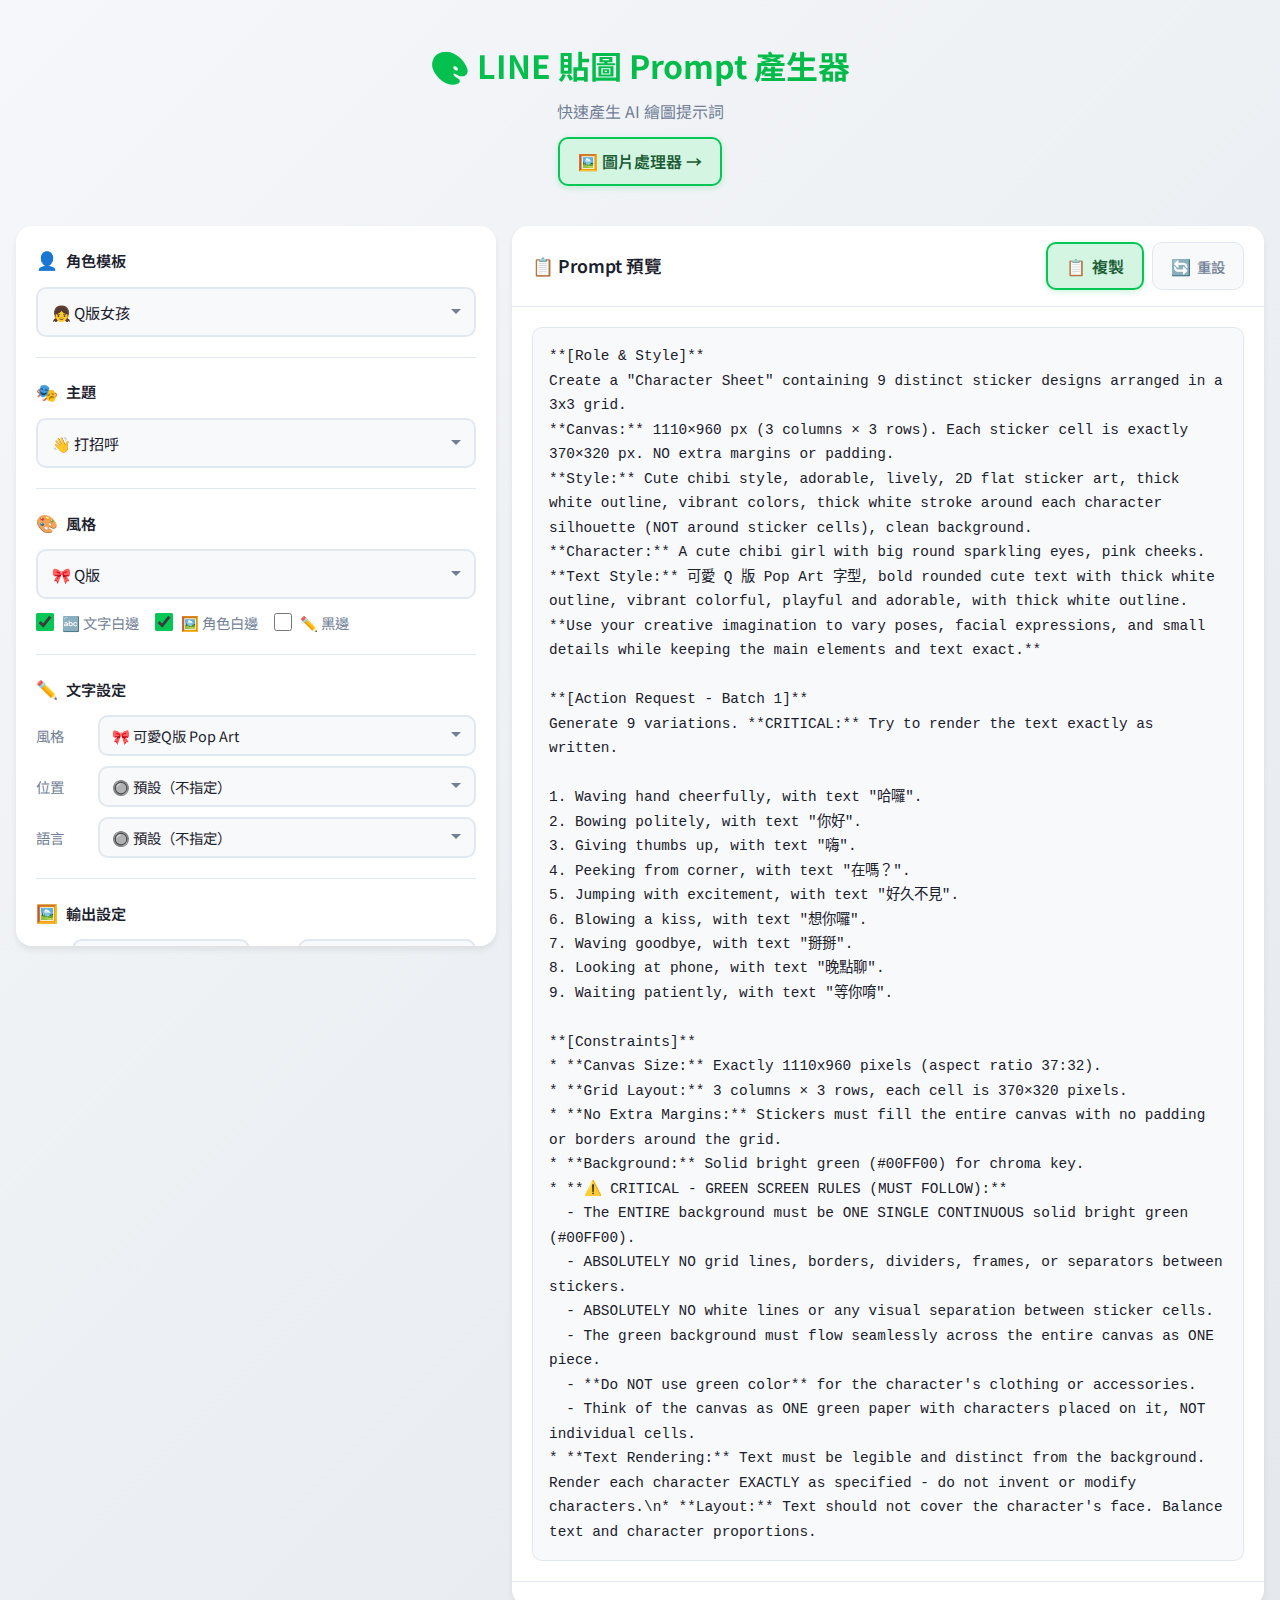
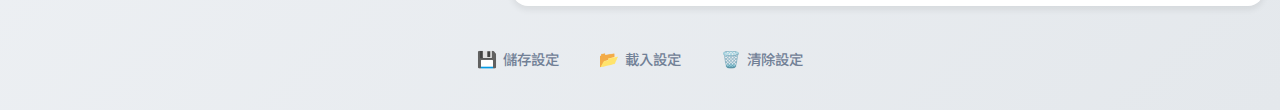
<file: index.html>
<!DOCTYPE html>
<html lang="zh-TW">

<head>
    <meta charset="UTF-8">
    <meta name="viewport" content="width=device-width, initial-scale=1.0">
    <title>LINE 貼圖 Prompt 產生器</title>
    <meta name="description" content="快速產生 LINE 貼圖的 AI 圖像生成 Prompt，支援多種主題、風格和角色模板">
    <link rel="stylesheet" href="style.css">
    <link href="https://fonts.googleapis.com/css2?family=Noto+Sans+TC:wght@400;500;700&display=swap" rel="stylesheet">
</head>

<body>
    <div class="app-container">
        <!-- Header -->
        <header class="app-header">
            <h1>🎨 LINE 貼圖 Prompt 產生器</h1>
            <p class="subtitle">快速產生 AI 繪圖提示詞</p>
            <nav class="header-nav">
                <a href="image-processor.html" class="btn btn-primary">🖼️ 圖片處理器 →</a>
            </nav>
        </header>

        <!-- Main Content -->
        <main class="main-content">
            <!-- Left Panel: Settings -->
            <aside class="settings-panel">
                <!-- Character Template -->
                <section class="setting-group">
                    <h3 class="setting-title">
                        <span class="icon">👤</span> 角色模板
                    </h3>
                    <select id="characterTemplate" class="select-input">
                        <!-- Populated by JS -->
                    </select>
                    <div id="characterCustom" class="custom-input-group hidden">
                        <textarea id="customCharacter" class="textarea-input" placeholder="輸入自訂角色描述..."></textarea>
                    </div>

                    <!-- Character Reference Instruction -->
                    <div id="refImageInstruction" class="ref-instruction hidden">
                        <div class="instruction-content">
                            <span class="icon">💡</span>
                            <p>請記得在貼上 Prompt 後，<br><strong>手動附上你的角色圖片</strong>給 AI。</p>
                        </div>
                    </div>
                </section>

                <!-- Theme Selection -->
                <section class="setting-group">
                    <h3 class="setting-title">
                        <span class="icon">🎭</span> 主題
                    </h3>
                    <select id="themeSelect" class="select-input">
                        <!-- Populated by JS -->
                    </select>
                </section>

                <!-- Style Selection -->
                <section class="setting-group">
                    <h3 class="setting-title">
                        <span class="icon">🎨</span> 風格
                    </h3>
                    <select id="styleSelect" class="select-input">
                        <!-- Populated by JS -->
                    </select>
                    <div class="checkbox-row">
                        <label id="vectorArtOption" class="checkbox-label hidden">
                            <input type="checkbox" id="vectorArt" checked>
                            <span>🔤 文字白邊</span>
                        </label>
                        <label class="checkbox-label">
                            <input type="checkbox" id="characterOutline" checked>
                            <span>🖼️ 角色白邊</span>
                        </label>
                        <label class="checkbox-label">
                            <input type="checkbox" id="blackOutline">
                            <span>✏️ 黑邊</span>
                        </label>
                    </div>
                </section>

                <!-- Text Settings -->
                <section class="setting-group">
                    <h3 class="setting-title">
                        <span class="icon">✏️</span> 文字設定
                    </h3>
                    <div class="sub-setting">
                        <label>風格</label>
                        <select id="textStyle" class="select-input select-small">
                            <!-- Populated by JS -->
                        </select>
                    </div>
                    <div class="sub-setting">
                        <label>位置</label>
                        <select id="textPosition" class="select-input select-small">
                            <!-- Populated by JS -->
                        </select>
                    </div>
                    <div class="sub-setting">
                        <label>語言</label>
                        <select id="textLanguage" class="select-input select-small">
                            <!-- Populated by JS -->
                        </select>
                    </div>
                </section>

                <!-- Output Settings -->
                <section class="setting-group">
                    <h3 class="setting-title">
                        <span class="icon">🖼️</span> 輸出設定
                    </h3>
                    <div class="output-row">
                        <div class="sub-setting">
                            <label>數量</label>
                            <select id="outputCount" class="select-input select-small">
                                <option value="1">1 張</option>
                                <option value="4">4 張</option>
                                <option value="6">6 張</option>
                                <option value="8">8 張</option>
                                <option value="9" selected>9 張</option>
                                <option value="12">12 張</option>
                                <option value="16">16 張</option>
                                <option value="20">20 張</option>
                                <option value="24">24 張</option>
                            </select>
                        </div>
                        <div class="sub-setting">
                            <label>背景</label>
                            <select id="bgColor" class="select-input select-small">
                                <option value="green" selected>綠幕</option>
                                <option value="white">純白</option>
                                <option value="custom">自訂</option>
                            </select>
                        </div>
                    </div>
                    <div id="customBgColor" class="sub-setting hidden">
                        <label>顏色</label>
                        <input type="color" id="bgColorPicker" value="#FFFFFF" class="color-picker">
                    </div>
                </section>

                <!-- Sticker Items -->
                <section class="setting-group sticker-items-group">
                    <h3 class="setting-title">
                        <span class="icon">📋</span> 貼圖項目
                        <span class="item-count" id="itemCount">(6 項)</span>
                    </h3>
                    <div id="stickerItems" class="sticker-items">
                        <!-- Populated by JS -->
                    </div>
                </section>
            </aside>

            <!-- Right Panel: Preview -->
            <section class="preview-panel">
                <div class="preview-header">
                    <h2>📋 Prompt 預覽</h2>
                    <div class="preview-actions">
                        <button id="copyBtn" class="btn btn-primary">
                            <span class="btn-icon">📋</span> 複製
                        </button>
                        <button id="resetBtn" class="btn btn-secondary">
                            <span class="btn-icon">🔄</span> 重設
                        </button>
                    </div>
                </div>
                <div class="preview-content">
                    <pre id="promptOutput" class="prompt-output"></pre>
                </div>
                <div class="preview-footer">
                    <span id="copyStatus" class="copy-status"></span>
                </div>
            </section>
        </main>

        <!-- Footer -->
        <footer class="app-footer">
            <div class="footer-actions">
                <button id="saveSettingsBtn" class="btn btn-ghost">
                    <span class="btn-icon">💾</span> 儲存設定
                </button>
                <button id="loadSettingsBtn" class="btn btn-ghost">
                    <span class="btn-icon">📂</span> 載入設定
                </button>
                <button id="clearSettingsBtn" class="btn btn-ghost">
                    <span class="btn-icon">🗑️</span> 清除設定
                </button>
            </div>
        </footer>
    </div>

    <!-- Toast Notification -->
    <div id="toast" class="toast hidden"></div>

    <script src="data.js"></script>
    <script src="app.js"></script>
</body>

</html>
</file>
<file: style.css>
/* =========================================
   LINE 貼圖 Prompt 產生器 - 樣式表
   ========================================= */

/* CSS Variables */
:root {
    /* Colors */
    --primary: #06C755;
    --primary-dark: #05a648;
    --primary-light: #e8f8ef;
    --secondary: #4a5568;
    --accent: #9f7aea;

    /* Neutrals */
    --bg-main: #f7fafc;
    --bg-card: #ffffff;
    --bg-input: #f8f9fa;
    --border: #e2e8f0;
    --border-focus: #06C755;

    /* Text */
    --text-primary: #1a202c;
    --text-secondary: #718096;
    --text-muted: #a0aec0;

    /* Shadows */
    --shadow-sm: 0 1px 2px rgba(0, 0, 0, 0.05);
    --shadow-md: 0 4px 6px rgba(0, 0, 0, 0.07);
    --shadow-lg: 0 10px 25px rgba(0, 0, 0, 0.1);

    /* Radius */
    --radius-sm: 6px;
    --radius-md: 10px;
    --radius-lg: 16px;

    /* Spacing */
    --gap: 16px;
}

/* Reset & Base */
* {
    margin: 0;
    padding: 0;
    box-sizing: border-box;
}

body {
    font-family: 'Noto Sans TC', -apple-system, BlinkMacSystemFont, sans-serif;
    background: linear-gradient(135deg, #f5f7fa 0%, #e4e8ec 100%);
    min-height: 100vh;
    color: var(--text-primary);
    line-height: 1.6;
}

/* App Container */
.app-container {
    max-width: 1400px;
    margin: 0 auto;
    padding: var(--gap);
    min-height: 100vh;
    display: flex;
    flex-direction: column;
}

/* Header */
.app-header {
    text-align: center;
    padding: 24px 0;
    margin-bottom: var(--gap);
}

.app-header h1 {
    font-size: 2rem;
    font-weight: 700;
    background: linear-gradient(135deg, var(--primary) 0%, #00b341 100%);
    -webkit-background-clip: text;
    -webkit-text-fill-color: transparent;
    background-clip: text;
    margin-bottom: 8px;
}

.app-header .subtitle {
    color: var(--text-secondary);
    font-size: 1rem;
}

/* Header Nav */
.header-nav {
    margin-top: 12px;
}

.nav-link {
    color: var(--primary);
    text-decoration: none;
    font-size: 0.95rem;
    transition: all 0.2s;
}

.nav-link:hover {
    opacity: 0.8;
}

.nav-link-highlight {
    background: linear-gradient(135deg, var(--primary) 0%, var(--primary-dark) 100%);
    color: white;
    padding: 8px 16px;
    border-radius: var(--radius-md);
    font-weight: 500;
}

.nav-link-highlight:hover {
    opacity: 0.9;
    transform: translateY(-1px);
}

/* Main Content Layout */
.main-content {
    display: grid;
    grid-template-columns: 480px 1fr;
    gap: var(--gap);
    flex: 1;
}

/* Settings Panel */
.settings-panel {
    background: var(--bg-card);
    border-radius: var(--radius-lg);
    box-shadow: var(--shadow-md);
    padding: 20px;
    height: fit-content;
    max-height: calc(100vh - 180px);
    overflow-y: auto;
    position: sticky;
    top: var(--gap);
}

.settings-panel::-webkit-scrollbar {
    width: 6px;
}

.settings-panel::-webkit-scrollbar-track {
    background: transparent;
}

.settings-panel::-webkit-scrollbar-thumb {
    background: var(--border);
    border-radius: 3px;
}

/* Setting Groups */
.setting-group {
    margin-bottom: 20px;
    padding-bottom: 20px;
    border-bottom: 1px solid var(--border);
}

.setting-group:last-child {
    border-bottom: none;
    margin-bottom: 40px;
    padding-bottom: 40px;
}

.setting-title {
    font-size: 0.95rem;
    font-weight: 600;
    color: var(--text-primary);
    margin-bottom: 12px;
    display: flex;
    align-items: center;
    gap: 8px;
}

.setting-title .icon {
    font-size: 1.1rem;
}

.setting-title .item-count {
    font-weight: 400;
    color: var(--text-muted);
    font-size: 0.85rem;
    margin-left: auto;
}

/* Form Elements */
.select-input {
    width: 100%;
    padding: 12px 14px;
    border: 2px solid var(--border);
    border-radius: var(--radius-md);
    font-size: 0.95rem;
    font-family: inherit;
    background: var(--bg-input);
    color: var(--text-primary);
    cursor: pointer;
    transition: all 0.2s ease;
    appearance: none;
    background-image: url("data:image/svg+xml,%3Csvg xmlns='http://www.w3.org/2000/svg' width='12' height='12' viewBox='0 0 12 12'%3E%3Cpath fill='%23718096' d='M6 8L1 3h10z'/%3E%3C/svg%3E");
    background-repeat: no-repeat;
    background-position: right 12px center;
}

.select-input:hover {
    border-color: var(--primary);
}

.select-input:focus {
    outline: none;
    border-color: var(--primary);
    box-shadow: 0 0 0 3px var(--primary-light);
}

.select-small {
    padding: 8px 12px;
    font-size: 0.9rem;
}

.textarea-input {
    width: 100%;
    padding: 12px 14px;
    border: 2px solid var(--border);
    border-radius: var(--radius-md);
    font-size: 0.9rem;
    font-family: inherit;
    background: var(--bg-input);
    color: var(--text-primary);
    resize: vertical;
    min-height: 80px;
    transition: all 0.2s ease;
}

.textarea-input:focus {
    outline: none;
    border-color: var(--primary);
    box-shadow: 0 0 0 3px var(--primary-light);
}

/* Sub Settings */
.sub-setting {
    display: flex;
    align-items: center;
    gap: 12px;
    margin-bottom: 10px;
}

/* Output Row for Quantity and Background side-by-side */
.output-row {
    display: flex;
    gap: 12px;
    margin-bottom: 10px;
}

.output-row .sub-setting {
    flex: 1;
    margin-bottom: 0;
    gap: 8px;
}

.output-row .sub-setting label {
    min-width: auto;
    white-space: nowrap;
}

.sub-setting:last-child {
    margin-bottom: 0;
}

.sub-setting label {
    min-width: 50px;
    font-size: 0.9rem;
    color: var(--text-secondary);
}

.sub-setting .select-input {
    flex: 1;
}

/* Color Picker */
.color-picker {
    width: 60px;
    height: 36px;
    border: 2px solid var(--border);
    border-radius: var(--radius-sm);
    cursor: pointer;
    padding: 2px;
}

/* Checkbox Settings */
.checkbox-setting {
    margin-top: 12px;
}

.checkbox-label {
    display: flex;
    align-items: center;
    gap: 8px;
    cursor: pointer;
    font-size: 0.9rem;
    color: var(--text-secondary);
}

.checkbox-label input[type="checkbox"] {
    width: 18px;
    height: 18px;
    cursor: pointer;
    accent-color: var(--primary);
}

/* Checkbox Row - horizontal layout */
.checkbox-row {
    display: flex;
    gap: 16px;
    margin-top: 12px;
    flex-wrap: wrap;
}

/* Sticker Items */
.sticker-items {
    display: flex;
    flex-direction: column;
    gap: 8px;
    max-height: 500px;
    overflow-y: auto;
    padding-right: 4px;
}

.sticker-item {
    display: grid;
    grid-template-columns: 24px 1fr 1fr;
    gap: 8px;
    align-items: center;
    padding: 8px;
    background: var(--bg-input);
    border-radius: var(--radius-sm);
    border: 1px solid var(--border);
    transition: all 0.2s ease;
}

.sticker-item:hover {
    border-color: var(--primary);
}

.sticker-item .item-number {
    font-size: 0.8rem;
    font-weight: 600;
    color: var(--text-muted);
    text-align: center;
}

.sticker-item input {
    padding: 6px 10px;
    border: 1px solid var(--border);
    border-radius: var(--radius-sm);
    font-size: 0.85rem;
    font-family: inherit;
    background: white;
    transition: all 0.2s ease;
}

.sticker-item input:focus {
    outline: none;
    border-color: var(--primary);
    box-shadow: 0 0 0 2px var(--primary-light);
}

.sticker-item input::placeholder {
    color: var(--text-muted);
}

/* Custom Input Group */
.custom-input-group {
    margin-top: 12px;
}

/* Reference Instruction */
.ref-instruction {
    margin-top: 12px;
    background: #fff3cd;
    border: 1px solid #ffeeba;
    color: #856404;
    padding: 12px;
    border-radius: var(--radius-md);
    font-size: 0.9rem;
    line-height: 1.5;
}

.instruction-content {
    display: flex;
    align-items: flex-start;
    gap: 8px;
}

.instruction-content .icon {
    font-size: 1.2rem;
}

.instruction-content p {
    margin: 0;
}

/* Preview Panel */
.preview-panel {
    background: var(--bg-card);
    border-radius: var(--radius-lg);
    box-shadow: var(--shadow-md);
    display: flex;
    flex-direction: column;
    min-height: 500px;
}

.preview-header {
    display: flex;
    justify-content: space-between;
    align-items: center;
    padding: 16px 20px;
    border-bottom: 1px solid var(--border);
}

.preview-header h2 {
    font-size: 1.1rem;
    font-weight: 600;
}

.preview-actions {
    display: flex;
    gap: 8px;
}

.preview-content {
    flex: 1;
    padding: 20px;
    overflow-y: auto;
}

.prompt-output {
    font-family: 'Consolas', 'Monaco', monospace;
    font-size: 0.9rem;
    line-height: 1.7;
    white-space: pre-wrap;
    word-break: break-word;
    color: var(--text-primary);
    background: var(--bg-input);
    padding: 16px;
    border-radius: var(--radius-md);
    border: 1px solid var(--border);
    min-height: 400px;
}

.preview-footer {
    padding: 12px 20px;
    border-top: 1px solid var(--border);
    text-align: center;
}

.copy-status {
    font-size: 0.85rem;
    color: var(--primary);
    font-weight: 500;
}

/* Buttons */
.btn {
    display: inline-flex;
    align-items: center;
    justify-content: center;
    gap: 6px;
    padding: 10px 18px;
    border: none;
    border-radius: var(--radius-md);
    font-size: 0.9rem;
    font-weight: 500;
    font-family: inherit;
    cursor: pointer;
    transition: all 0.2s ease;
}

.btn-icon {
    font-size: 1rem;
}

.btn-primary {
    background: #d4f5e2;
    color: #1a5c34;
    border: 2px solid #06C755;
    box-shadow: 0 2px 6px rgba(6, 199, 85, 0.2);
    font-size: 1rem;
    font-weight: 600;
    text-decoration: none;
}

.btn-primary:hover {
    background: #b8eece;
    transform: translateY(-1px);
    box-shadow: 0 4px 10px rgba(6, 199, 85, 0.3);
}

.btn-secondary {
    background: var(--bg-input);
    color: var(--text-secondary);
    border: 1px solid var(--border);
}

.btn-secondary:hover {
    background: var(--border);
    color: var(--text-primary);
}

.btn-ghost {
    background: transparent;
    color: var(--text-secondary);
    padding: 8px 14px;
}

.btn-ghost:hover {
    background: var(--bg-input);
    color: var(--text-primary);
}

/* Footer */
.app-footer {
    padding: 16px 0;
    margin-top: var(--gap);
}

.footer-actions {
    display: flex;
    justify-content: center;
    gap: 12px;
}

/* Toast */
.toast {
    position: fixed;
    bottom: 24px;
    left: 50%;
    transform: translateX(-50%) translateY(100px);
    background: var(--text-primary);
    color: white;
    padding: 14px 24px;
    border-radius: var(--radius-md);
    font-size: 0.9rem;
    font-weight: 500;
    box-shadow: var(--shadow-lg);
    z-index: 1000;
    opacity: 0;
    transition: all 0.3s ease;
}

.toast.show {
    transform: translateX(-50%) translateY(0);
    opacity: 1;
}

.toast.success {
    background: var(--primary);
}

.toast.error {
    background: #e53e3e;
}

/* Utility Classes */
.hidden {
    display: none !important;
}

/* Responsive */
@media (max-width: 900px) {
    .main-content {
        grid-template-columns: 1fr;
    }

    .settings-panel {
        position: static;
        max-height: none;
    }

    .app-header h1 {
        font-size: 1.6rem;
    }
}

@media (max-width: 480px) {
    .app-container {
        padding: 12px;
    }

    .settings-panel,
    .preview-panel {
        padding: 16px;
    }

    .preview-actions {
        flex-direction: column;
    }

    .sticker-item {
        grid-template-columns: 20px 1fr;
    }

    .sticker-item input:last-child {
        grid-column: 2;
    }
}
</file>
